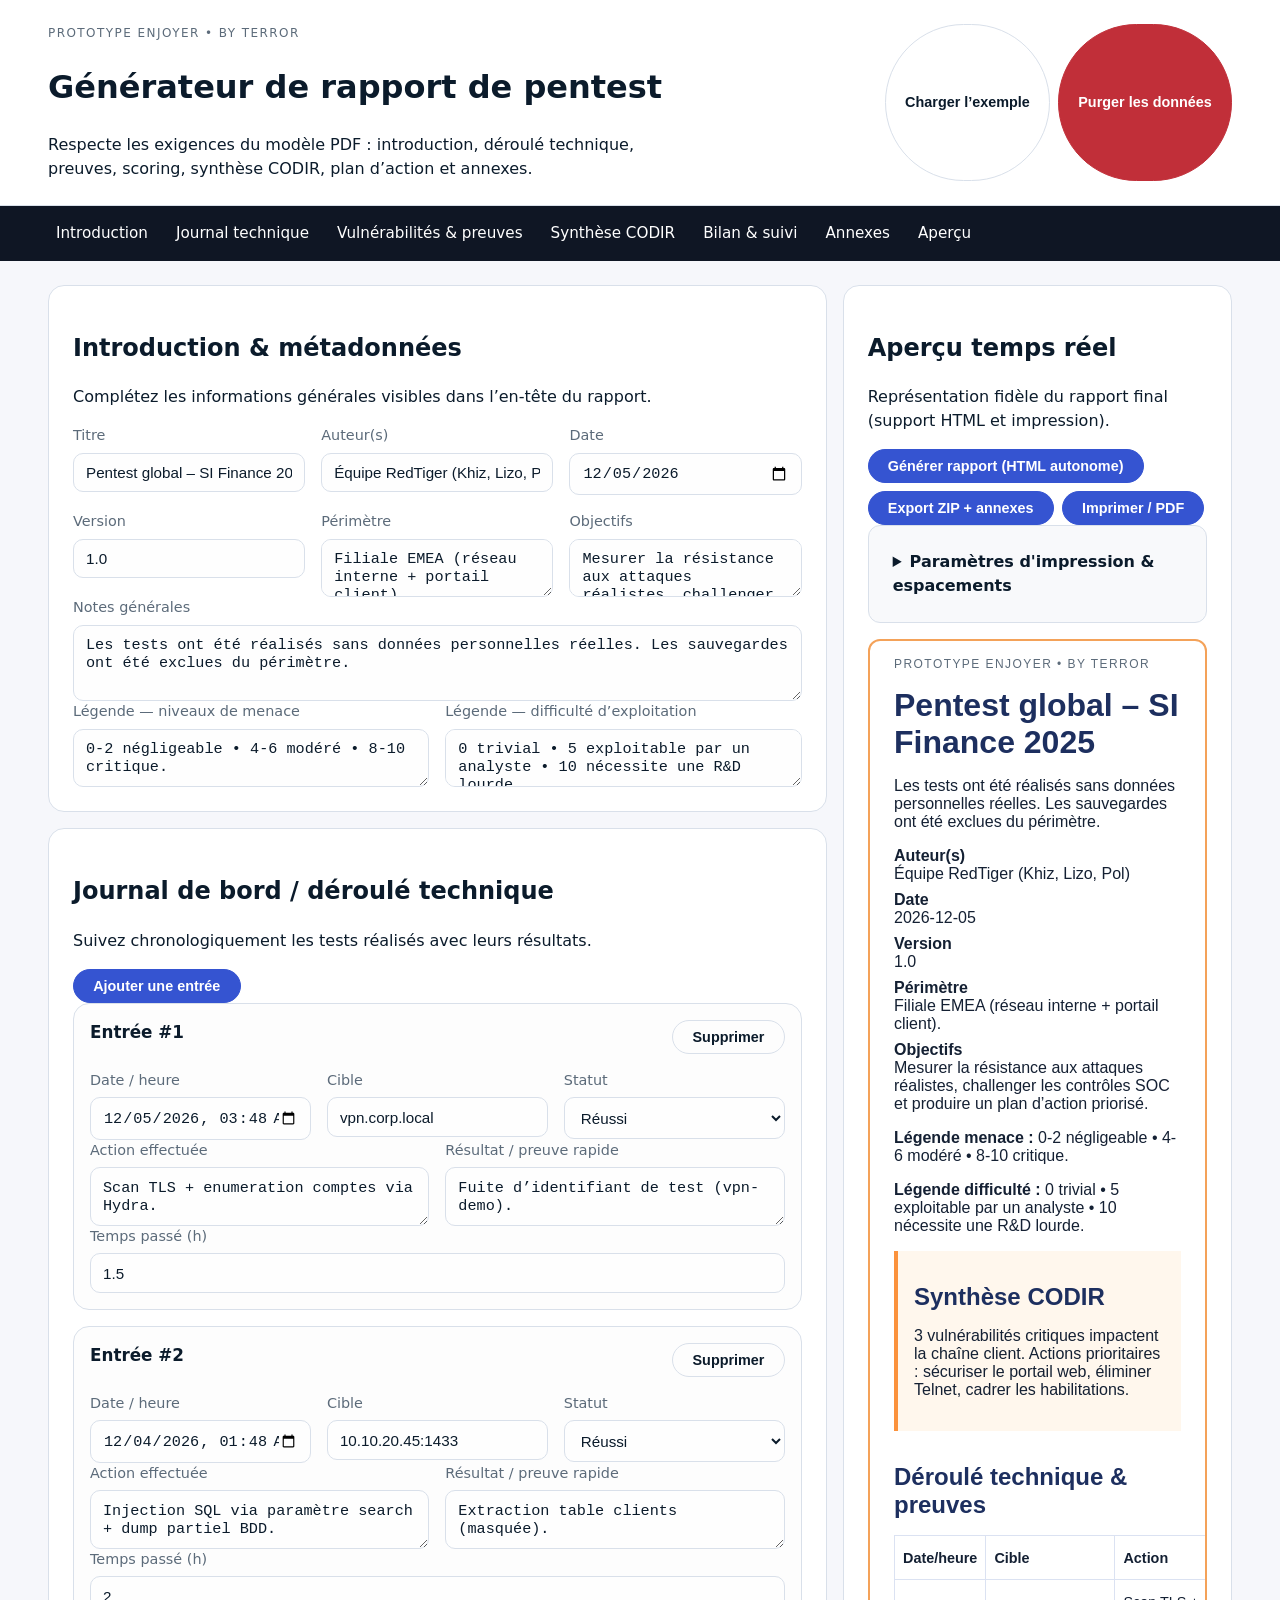
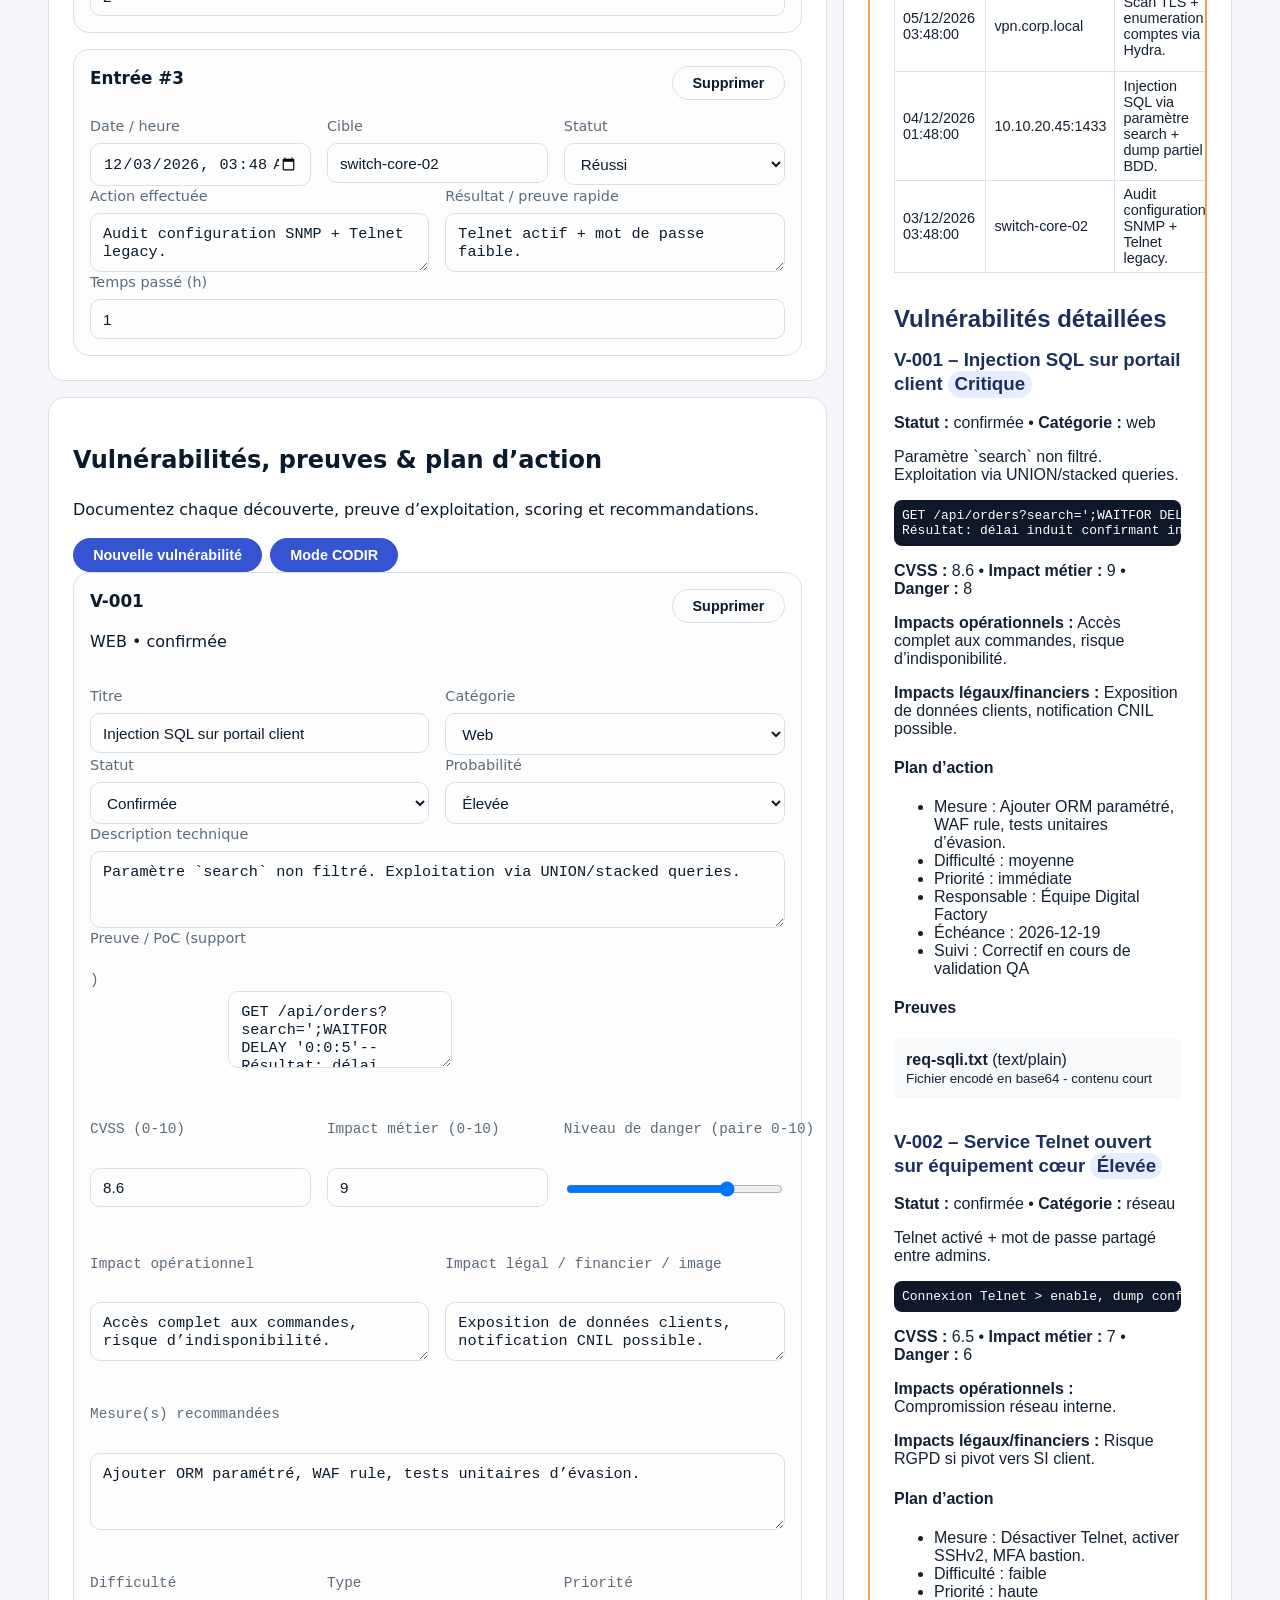
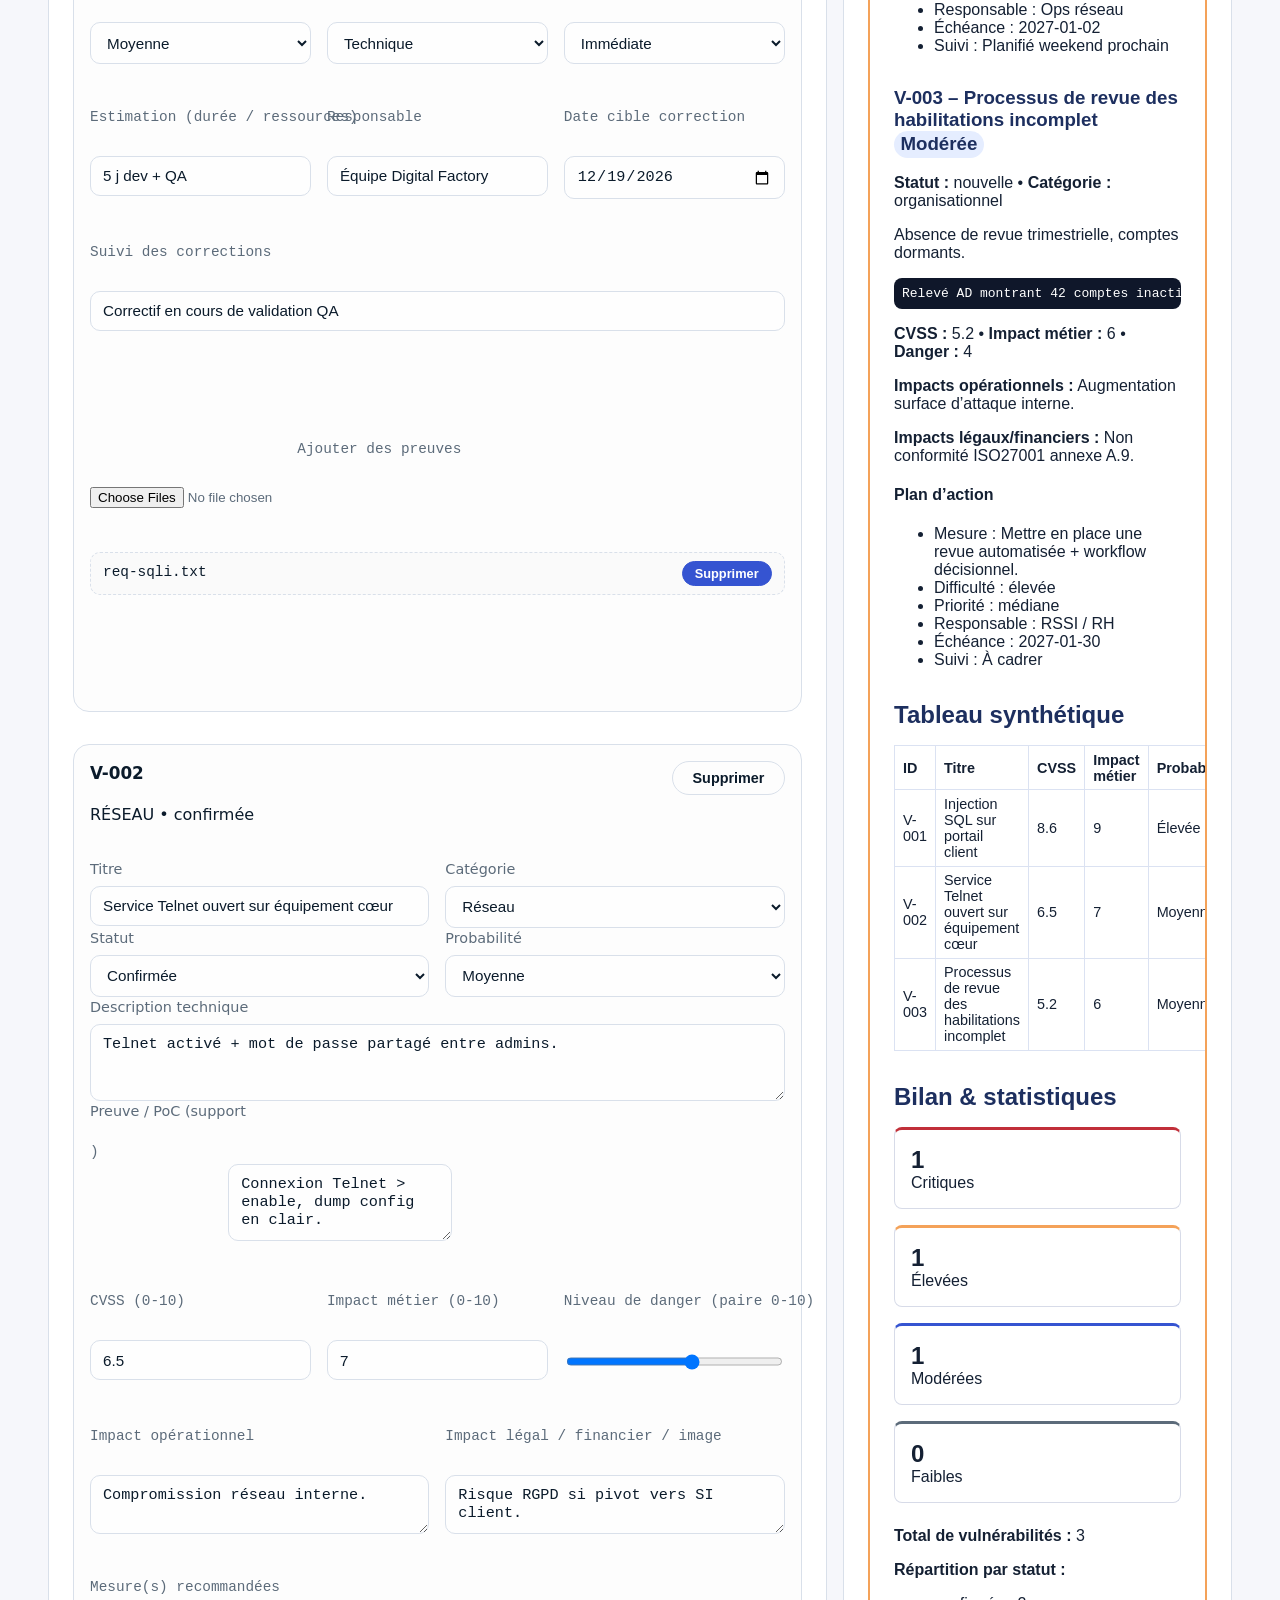
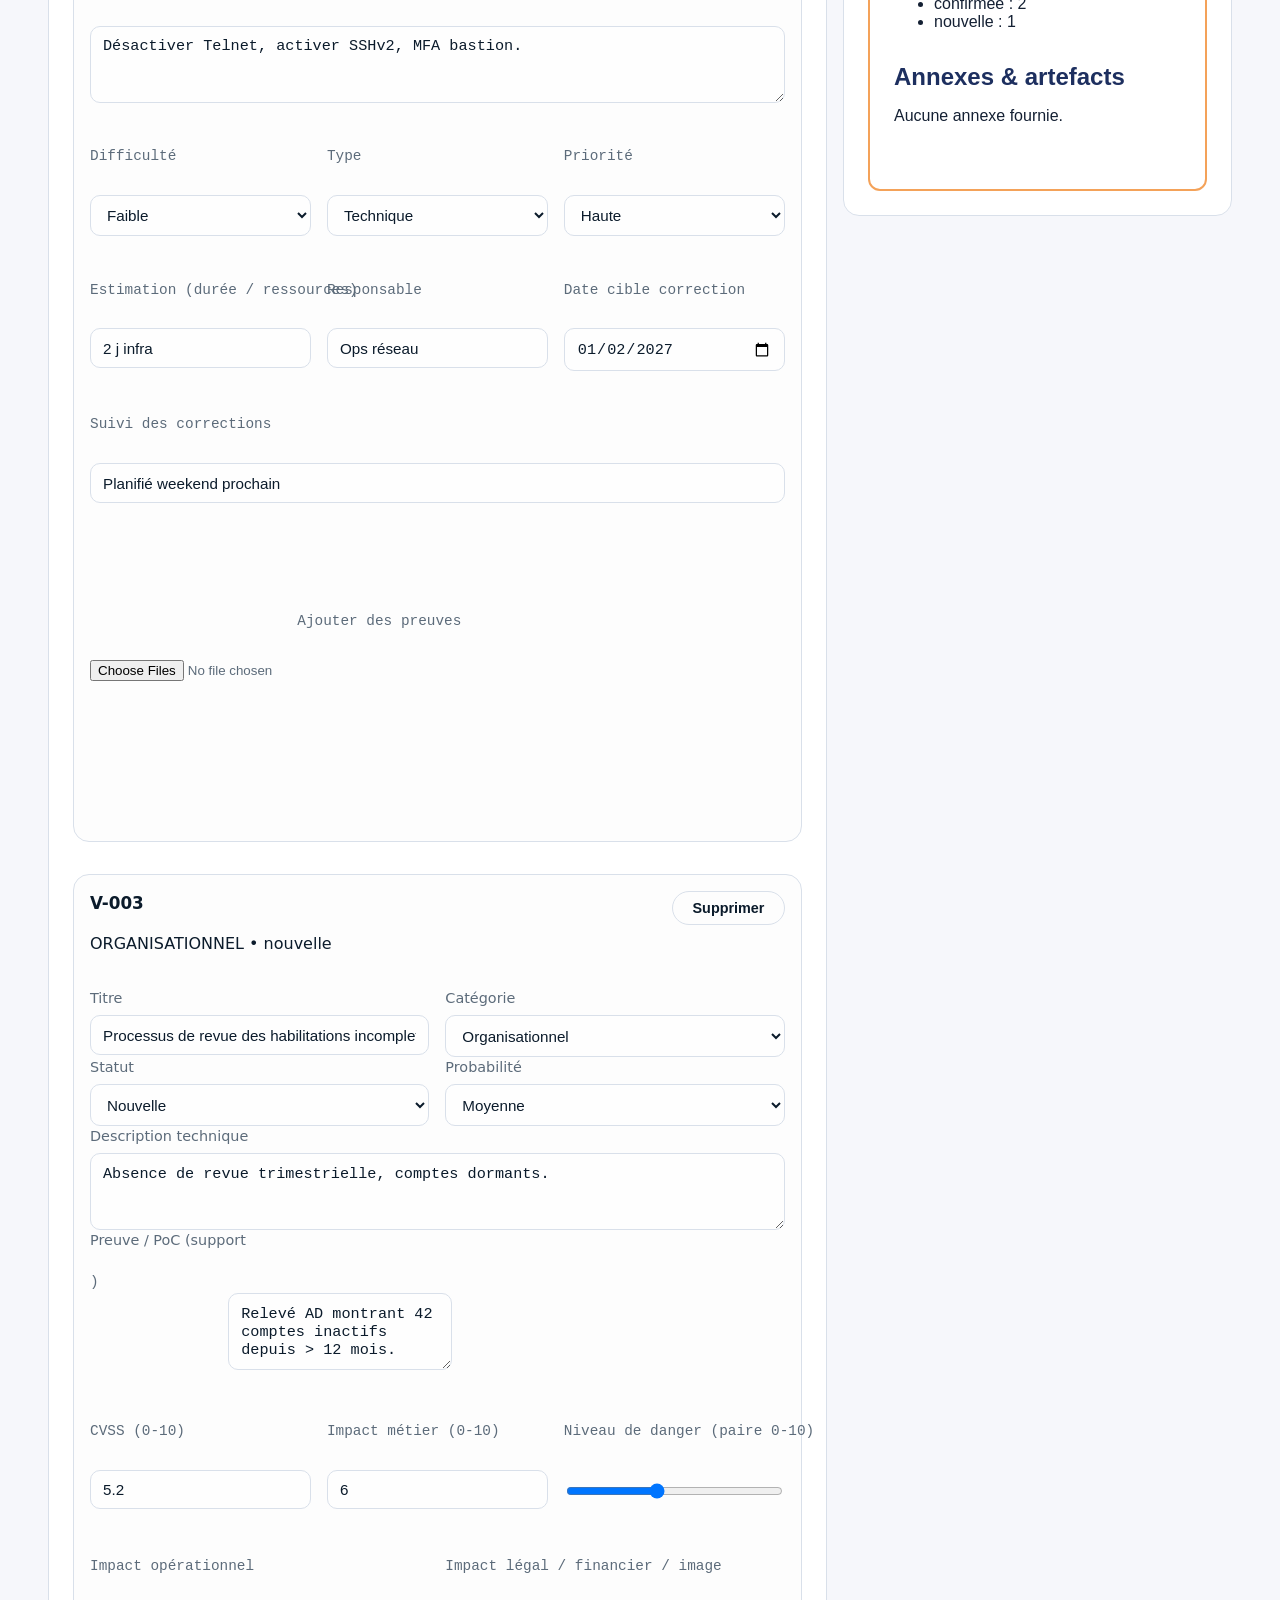
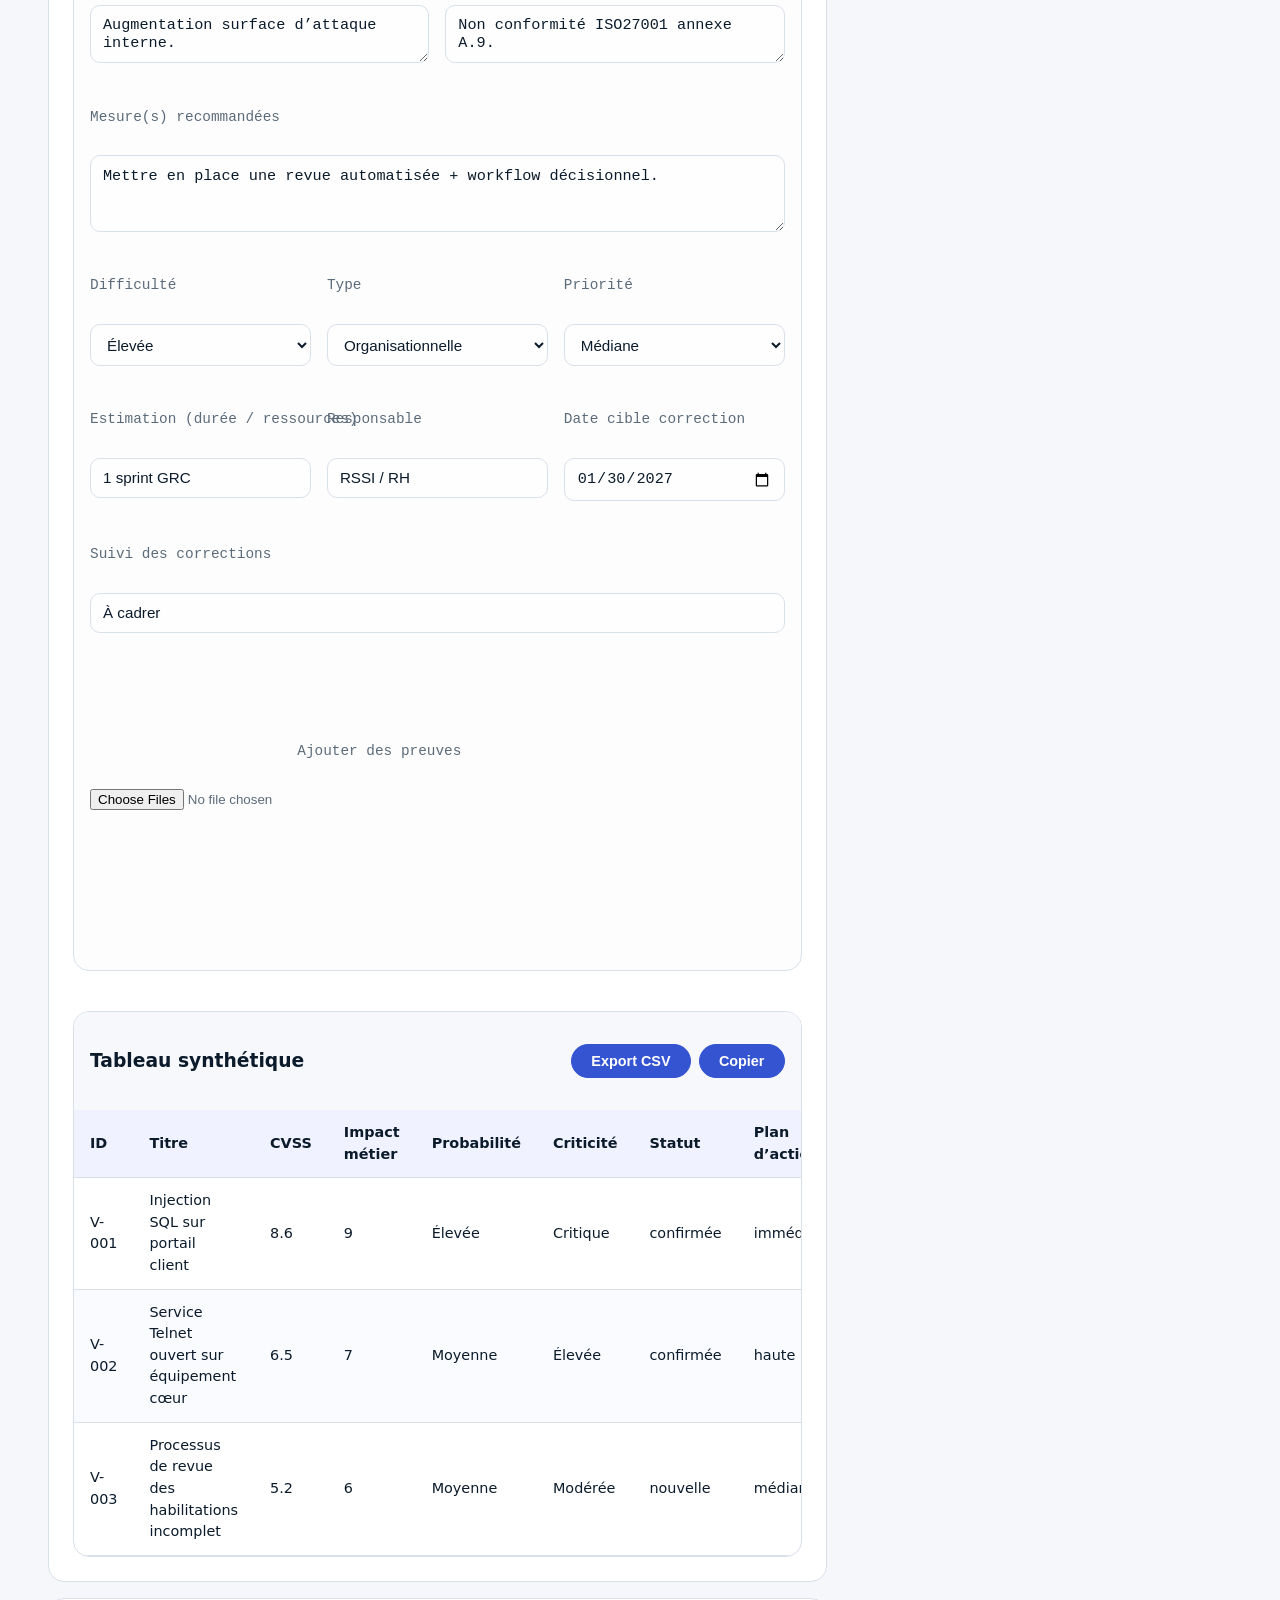
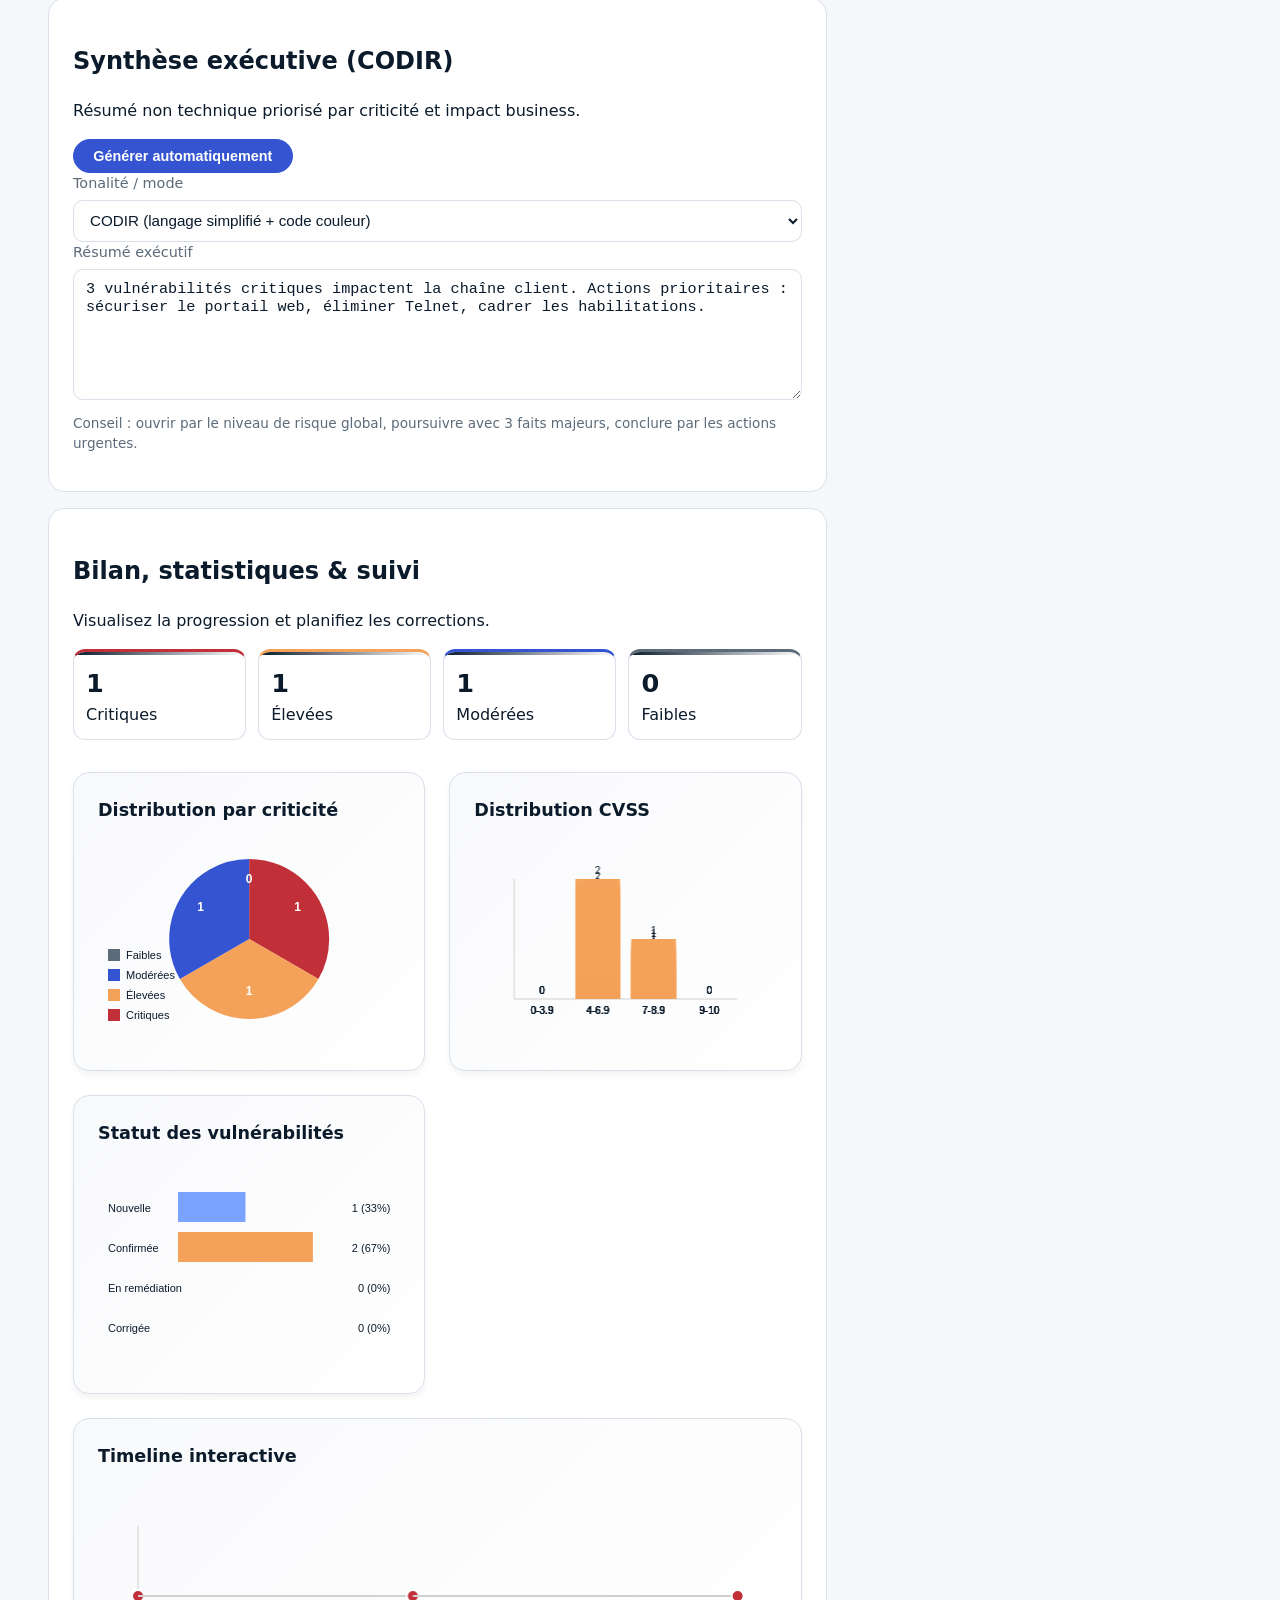
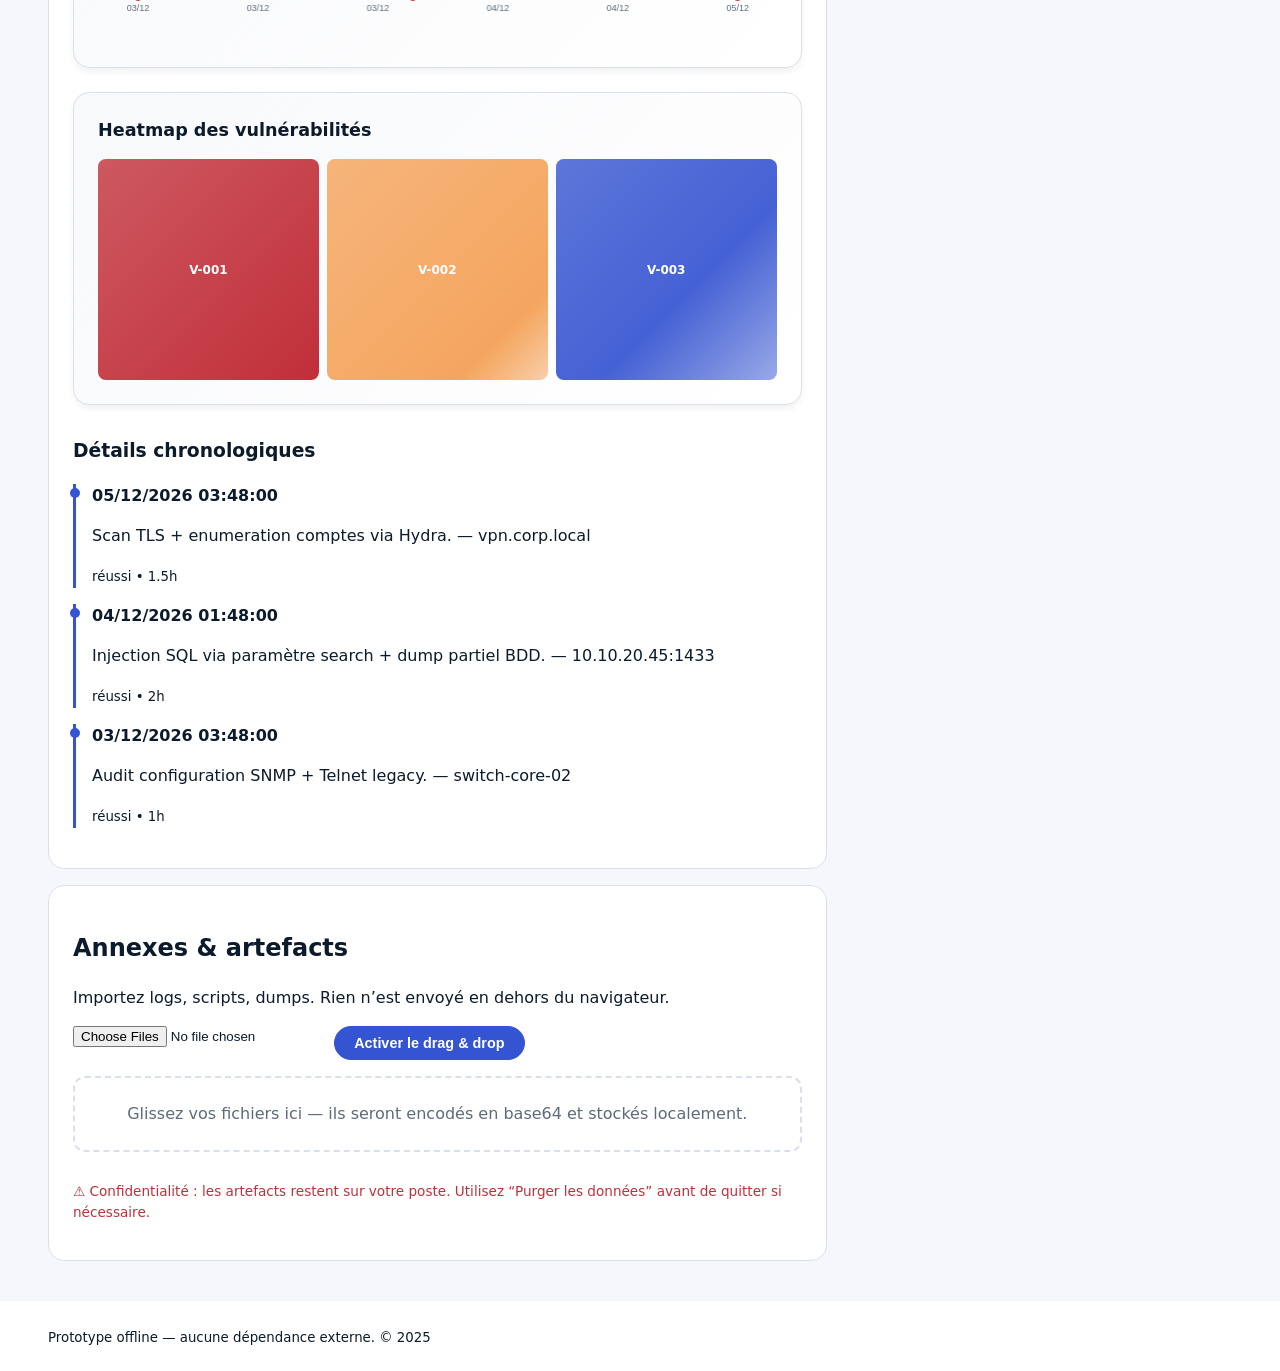
<file: pentest_rapport_generator (2)/pentest_rapport_generator/index.html>
<!DOCTYPE html>
<html lang="fr">
<head>
    <meta charset="UTF-8">
    <meta name="viewport" content="width=device-width, initial-scale=1">
    <title>Générateur de rapport de pentest</title>
    <link rel="stylesheet" href="style.css">
</head>
<body>
    <header class="app-header">
        <div>
            <p class="eyebrow">Prototype Enjoyer • by Terror</p>
            <h1>Générateur de rapport de pentest</h1>
            <p class="subtitle">Respecte les exigences du modèle PDF : introduction, déroulé technique, preuves, scoring, synthèse CODIR, plan d’action et annexes.</p>
        </div>
        <div class="header-actions">
            <button id="loadDemo" class="ghost-btn" aria-label="Charger les données de démonstration">Charger l’exemple</button>
            <button id="purgeData" class="danger-btn" aria-label="Supprimer toutes les données locales">Purger les données</button>
        </div>
    </header>

    <nav class="app-nav" aria-label="Sections du rapport">
        <a href="#introSection">Introduction</a>
        <a href="#journalSection">Journal technique</a>
        <a href="#vulnSection">Vulnérabilités & preuves</a>
        <a href="#synthesisSection">Synthèse CODIR</a>
        <a href="#bilanSection">Bilan & suivi</a>
        <a href="#annexSection">Annexes</a>
        <a href="#previewSection">Aperçu</a>
    </nav>

    <main class="app-grid">
        <section id="editorPanel">
            <form id="introSection" class="panel" aria-labelledby="introTitle">
                <header>
                    <h2 id="introTitle">Introduction & métadonnées</h2>
                    <p>Complétez les informations générales visibles dans l’en-tête du rapport.</p>
                </header>
                <div class="grid-2">
                    <label>Titre
                        <input type="text" data-model="intro.title" required>
                    </label>
                    <label>Auteur(s)
                        <input type="text" data-model="intro.authors" required>
                    </label>
                    <label>Date
                        <input type="date" data-model="intro.date">
                    </label>
                    <label>Version
                        <input type="text" data-model="intro.version">
                    </label>
                    <label>Périmètre
                        <textarea data-model="intro.scope" rows="2"></textarea>
                    </label>
                    <label>Objectifs
                        <textarea data-model="intro.objectives" rows="2"></textarea>
                    </label>
                </div>
                <label>Notes générales
                    <textarea data-model="intro.notes" rows="3"></textarea>
                </label>
                <div class="grid-2">
                    <label>Légende — niveaux de menace
                        <textarea data-model="intro.legendThreat" rows="2"></textarea>
                    </label>
                    <label>Légende — difficulté d’exploitation
                        <textarea data-model="intro.legendDifficulty" rows="2"></textarea>
                    </label>
                </div>
            </form>

            <section id="journalSection" class="panel" aria-labelledby="journalTitle">
                <header>
                    <div>
                        <h2 id="journalTitle">Journal de bord / déroulé technique</h2>
                        <p>Suivez chronologiquement les tests réalisés avec leurs résultats.</p>
                    </div>
                    <button type="button" id="addJournalEntry">Ajouter une entrée</button>
                </header>
                <div id="journalEntries" class="stacked-list" aria-live="polite"></div>
            </section>

            <section id="vulnSection" class="panel" aria-labelledby="vulnTitle">
                <header>
                    <div>
                        <h2 id="vulnTitle">Vulnérabilités, preuves & plan d’action</h2>
                        <p>Documentez chaque découverte, preuve d’exploitation, scoring et recommandations.</p>
                    </div>
                    <div class="header-actions">
                        <button type="button" id="addVulnerability">Nouvelle vulnérabilité</button>
                        <button type="button" id="toggleCodirMode">Mode CODIR</button>
                    </div>
                </header>
                <div id="vulnerabilityList" class="stacked-list" aria-live="polite"></div>
                <div class="table-wrapper">
                    <header class="table-header">
                        <h3>Tableau synthétique</h3>
                        <div class="header-actions">
                            <button type="button" id="exportCSV">Export CSV</button>
                            <button type="button" id="copySummary">Copier</button>
                        </div>
                    </header>
                    <table id="summaryTable">
                        <thead>
                            <tr>
                                <th data-sort="id">ID</th>
                                <th data-sort="title">Titre</th>
                                <th data-sort="cvss">CVSS</th>
                                <th data-sort="impact">Impact métier</th>
                                <th data-sort="likelihood">Probabilité</th>
                                <th data-sort="criticality">Criticité</th>
                                <th data-sort="status">Statut</th>
                                <th data-sort="plan">Plan d’action</th>
                            </tr>
                        </thead>
                        <tbody></tbody>
                    </table>
                </div>
            </section>

            <section id="synthesisSection" class="panel" aria-labelledby="synthesisTitle">
                <header>
                    <div>
                        <h2 id="synthesisTitle">Synthèse exécutive (CODIR)</h2>
                        <p>Résumé non technique priorisé par criticité et impact business.</p>
                    </div>
                    <button type="button" id="generateSynthesis">Générer automatiquement</button>
                </header>
                <label>Tonalité / mode
                    <select id="synthesisMode">
                        <option value="standard">Standard</option>
                        <option value="codir">CODIR (langage simplifié + code couleur)</option>
                    </select>
                </label>
                <label>Résumé exécutif
                    <textarea data-model="synthesis.executive" rows="6" aria-describedby="synthesisHelp"></textarea>
                </label>
                <p id="synthesisHelp" class="help-text">Conseil : ouvrir par le niveau de risque global, poursuivre avec 3 faits majeurs, conclure par les actions urgentes.</p>
            </section>

            <section id="bilanSection" class="panel" aria-labelledby="bilanTitle">
                <header>
                    <h2 id="bilanTitle">Bilan, statistiques & suivi</h2>
                    <p>Visualisez la progression et planifiez les corrections.</p>
                </header>
                <div class="stats-grid" id="statsCards" aria-live="polite"></div>
                <div class="charts-container">
                    <div class="chart-panel">
                        <h3>Distribution par criticité</h3>
                        <canvas id="criticityChart" width="400" height="200"></canvas>
                    </div>
                    <div class="chart-panel">
                        <h3>Distribution CVSS</h3>
                        <canvas id="cvssChart" width="400" height="200"></canvas>
                    </div>
                    <div class="chart-panel">
                        <h3>Statut des vulnérabilités</h3>
                        <canvas id="statusChart" width="400" height="200"></canvas>
                    </div>
                    <div class="chart-panel full-width">
                        <h3>Timeline interactive</h3>
                        <canvas id="timelineChart" width="800" height="150"></canvas>
                    </div>
                    <div class="chart-panel full-width">
                        <h3>Heatmap des vulnérabilités</h3>
                        <div id="heatmapContainer"></div>
                    </div>
                </div>
                <div class="timeline">
                    <h3>Détails chronologiques</h3>
                    <ul id="timelineList"></ul>
                </div>
            </section>

            <section id="annexSection" class="panel" aria-labelledby="annexTitle">
                <header>
                    <div>
                        <h2 id="annexTitle">Annexes & artefacts</h2>
                        <p>Importez logs, scripts, dumps. Rien n’est envoyé en dehors du navigateur.</p>
                    </div>
                    <div class="header-actions">
                        <input type="file" id="annexInput" multiple>
                        <button type="button" id="annexDropToggle">Activer le drag & drop</button>
                    </div>
                </header>
                <div id="annexDropZone" class="drop-zone" tabindex="0">
                    Glissez vos fichiers ici — ils seront encodés en base64 et stockés localement.
                </div>
                <ul id="annexList" class="attachments"></ul>
                <p class="confidentiality">⚠️ Confidentialité : les artefacts restent sur votre poste. Utilisez “Purger les données” avant de quitter si nécessaire.</p>
            </section>
        </section>

        <aside id="previewSection" class="panel preview-panel" aria-live="polite">
            <header>
                <div>
                    <h2>Aperçu temps réel</h2>
                    <p>Représentation fidèle du rapport final (support HTML et impression).</p>
                </div>
                <div class="header-actions">
                    <button type="button" id="exportStandalone">Générer rapport (HTML autonome)</button>
                    <button type="button" id="exportZip">Export ZIP + annexes</button>
                    <button type="button" id="printReport">Imprimer / PDF</button>
                </div>
            </header>
            <div class="print-settings">
                <details>
                    <summary>Paramètres d'impression & espacements</summary>
                    <div class="settings-grid">
                        <label>Marge haut (mm)
                            <input type="number" id="marginTop" value="20" min="0" max="50" step="1">
                        </label>
                        <label>Marge bas (mm)
                            <input type="number" id="marginBottom" value="20" min="0" max="50" step="1">
                        </label>
                        <label>Marge gauche (mm)
                            <input type="number" id="marginLeft" value="20" min="0" max="50" step="1">
                        </label>
                        <label>Marge droite (mm)
                            <input type="number" id="marginRight" value="20" min="0" max="50" step="1">
                        </label>
                        <label>Espacement entre sections (rem)
                            <input type="number" id="sectionSpacing" value="2" min="0" max="10" step="0.5">
                        </label>
                        <label>Espacement après titre (rem)
                            <input type="number" id="titleSpacing" value="1" min="0" max="5" step="0.25">
                        </label>
                        <label>Saut de page avant section
                            <select id="pageBreakBefore">
                                <option value="auto">Automatique</option>
                                <option value="always">Toujours</option>
                                <option value="avoid">Éviter</option>
                            </select>
                        </label>
                        <label>Hauteur min. avant saut (rem)
                            <input type="number" id="orphanControl" value="3" min="0" max="10" step="0.5">
                        </label>
                    </div>
                </details>
            </div>
            <iframe title="Prévisualisation du rapport" id="previewFrame"></iframe>
        </aside>
    </main>

    <footer class="app-footer">
        <small>Prototype offline — aucune dépendance externe. © 2025</small>
    </footer>

    <template id="journalTemplate">
        <article class="card journal-card">
            <div class="card-header">
                <strong class="entry-label"></strong>
                <button type="button" class="ghost-btn remove-entry">Supprimer</button>
            </div>
            <div class="grid-3">
                <label>Date / heure
                    <input type="datetime-local" data-field="timestamp">
                </label>
                <label>Cible
                    <input type="text" data-field="target">
                </label>
                <label>Statut
                    <select data-field="status">
                        <option value="réussi">Réussi</option>
                        <option value="échoué">Échoué</option>
                        <option value="en cours">En cours</option>
                    </select>
                </label>
            </div>
            <div class="grid-2">
                <label>Action effectuée
                    <textarea rows="2" data-field="action"></textarea>
                </label>
                <label>Résultat / preuve rapide
                    <textarea rows="2" data-field="result"></textarea>
                </label>
            </div>
            <label>Temps passé (h)
                <input type="number" step="0.25" min="0" data-field="duration">
            </label>
        </article>
    </template>

    <template id="vulnTemplate">
        <article class="card vuln-card">
            <header class="card-header">
                <div>
                    <strong class="vuln-title-label"></strong>
                    <p class="vuln-meta"></p>
                </div>
                <button type="button" class="ghost-btn remove-vuln">Supprimer</button>
            </header>
            <div class="grid-2">
                <label>Titre
                    <input type="text" data-field="title" required>
                </label>
                <label>Catégorie
                    <select data-field="category">
                        <option value="web">Web</option>
                        <option value="réseau">Réseau</option>
                        <option value="organisationnel">Organisationnel</option>
                        <option value="cloud">Cloud</option>
                    </select>
                </label>
            </div>
            <div class="grid-2">
                <label>Statut
                    <select data-field="status">
                        <option value="nouvelle">Nouvelle</option>
                        <option value="confirmée">Confirmée</option>
                        <option value="en remediation">En remédiation</option>
                        <option value="corrigée">Corrigée</option>
                    </select>
                </label>
                <label>Probabilité
                    <select data-field="likelihood">
                        <option value="Faible">Faible</option>
                        <option value="Moyenne">Moyenne</option>
                        <option value="Élevée">Élevée</option>
                    </select>
                </label>
            </div>
            <label>Description technique
                <textarea rows="3" data-field="description"></textarea>
            </label>
            <label>Preuve / PoC (support <pre><code>)
                <textarea rows="3" data-field="poc"></textarea>
            </label>
            <div class="grid-3">
                <label>CVSS (0-10)
                    <input type="number" step="0.1" min="0" max="10" data-field="cvss">
                </label>
                <label>Impact métier (0-10)
                    <input type="number" step="1" min="0" max="10" data-field="businessImpact.overall">
                </label>
                <label>Niveau de danger (paire 0-10)
                    <input type="range" min="0" max="10" step="2" data-field="dangerLevel">
                </label>
            </div>
            <div class="grid-2">
                <label>Impact opérationnel
                    <textarea rows="2" data-field="businessImpact.operational"></textarea>
                </label>
                <label>Impact légal / financier / image
                    <textarea rows="2" data-field="businessImpact.legal"></textarea>
                </label>
            </div>
            <label>Mesure(s) recommandées
                <textarea rows="3" data-field="remediation.measure"></textarea>
            </label>
            <div class="grid-3">
                <label>Difficulté
                    <select data-field="remediation.difficulty">
                        <option value="faible">Faible</option>
                        <option value="moyenne">Moyenne</option>
                        <option value="élevée">Élevée</option>
                    </select>
                </label>
                <label>Type
                    <select data-field="remediation.type">
                        <option value="technique">Technique</option>
                        <option value="organisationnelle">Organisationnelle</option>
                        <option value="processus">Processus</option>
                    </select>
                </label>
                <label>Priorité
                    <select data-field="remediation.priority">
                        <option value="immédiate">Immédiate</option>
                        <option value="haute">Haute</option>
                        <option value="médiane">Médiane</option>
                        <option value="planifiée">Planifiée</option>
                    </select>
                </label>
            </div>
            <div class="grid-3">
                <label>Estimation (durée / ressources)
                    <input type="text" data-field="remediation.estimate">
                </label>
                <label>Responsable
                    <input type="text" data-field="remediation.owner">
                </label>
                <label>Date cible correction
                    <input type="date" data-field="remediation.dueDate">
                </label>
            </div>
            <label>Suivi des corrections
                <input type="text" data-field="remediation.status" placeholder="ex : Patch déployé sur préproduction">
            </label>
            <div class="evidence-block">
                <div class="header-actions">
                    <label class="file-label">
                        Ajouter des preuves
                        <input type="file" data-evidence-upload multiple>
                    </label>
                </div>
                <ul class="attachments evidence-list"></ul>
            </div>
        </article>
    </template>

    <script src="app.js" defer></script>
</body>
</html>
</file>
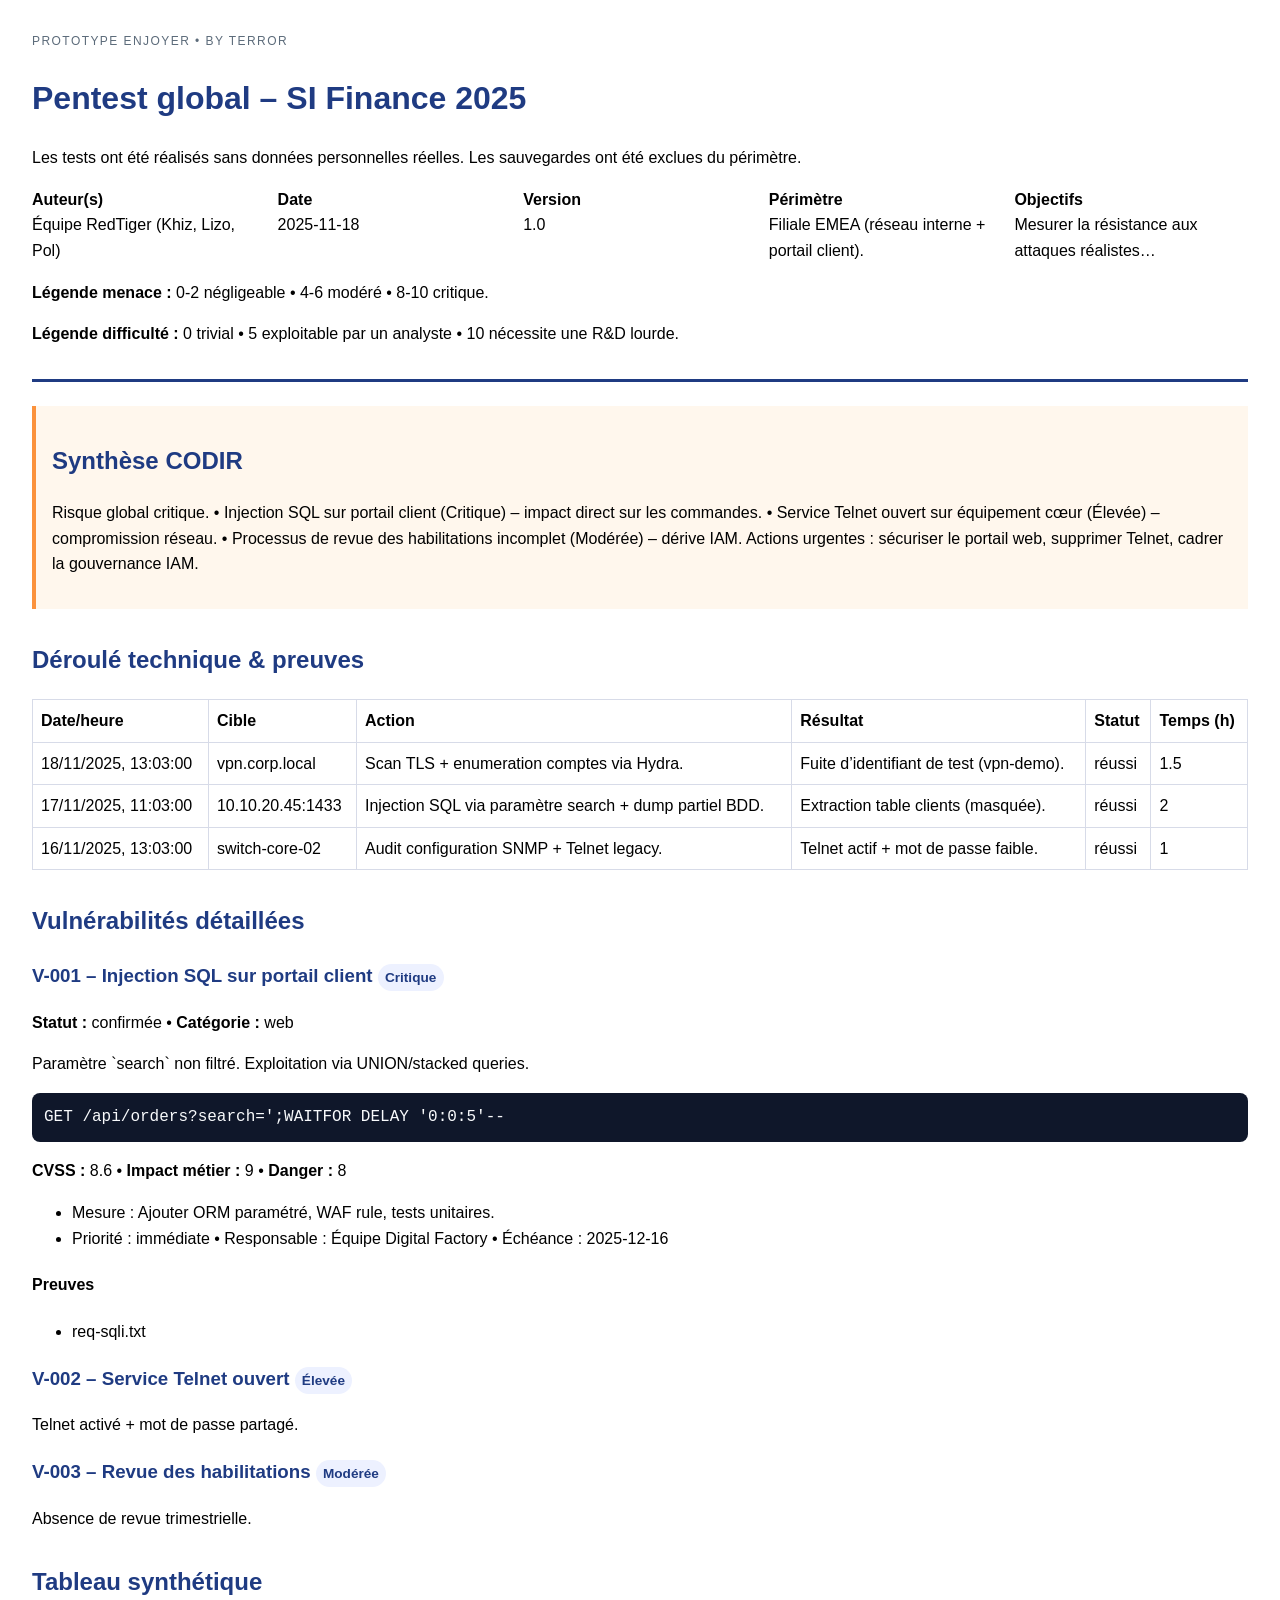
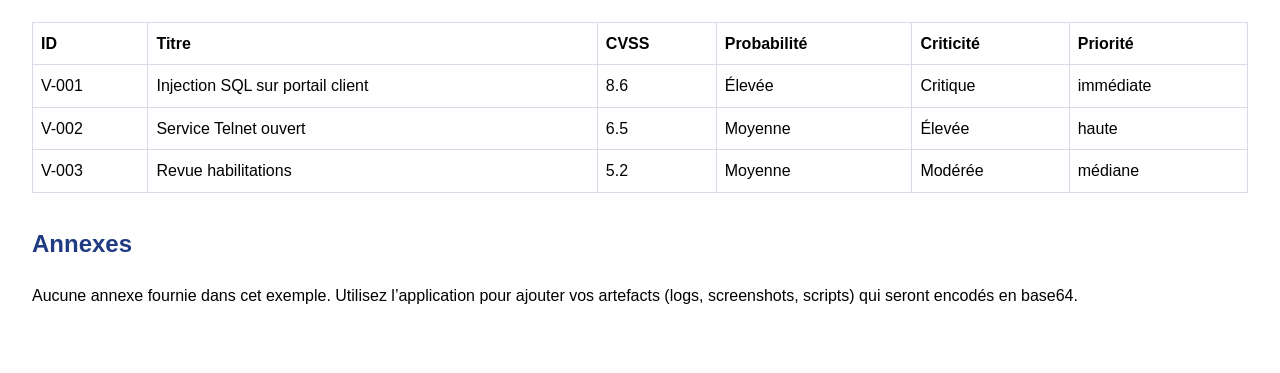
<file: pentest_rapport_generator (2)/pentest_rapport_generator/exported_report_example.html>
<!DOCTYPE html>
<html lang="fr">
<head>
<meta charset="UTF-8">
<title>Pentest global – SI Finance 2025 — Rapport de pentest</title>
<style>
body { font-family: "Segoe UI", Arial, sans-serif; margin: 0; padding: 2rem; line-height: 1.6; }
header { border-bottom: 3px solid #1f3b82; margin-bottom: 1.5rem; padding-bottom: 1rem; }
h1, h2, h3 { color: #1f3b82; }
section { margin-bottom: 2rem; }
table { width: 100%; border-collapse: collapse; margin-top: 0.5rem; }
th, td { border: 1px solid #d7dbe8; padding: 0.5rem; text-align: left; }
.badge { display: inline-flex; align-items: center; padding: 0.15rem 0.45rem; border-radius: 999px; background: #edf1ff; color: #1f3b82; font-size: 0.85rem; }
pre { background: #0f172a; color: #f8fafc; padding: 0.75rem; border-radius: 8px; overflow-x: auto; }
code { font-family: "JetBrains Mono", "Fira Code", monospace; }
.codir { background: #fff7ed; border-left: 4px solid #fb923c; padding: 1rem; }
.annexe { border: 1px dashed #cbd5f5; border-radius: 8px; padding: 0.75rem; margin-bottom: 0.5rem; }
.meta { display: grid; grid-template-columns: repeat(auto-fit, minmax(180px, 1fr)); gap: 0.75rem; }
</style>
</head>
<body>
<header>
    <p style="text-transform: uppercase; letter-spacing: 0.12em; font-size: 0.75rem; color: #5c6b7a; margin: 0 0 0.25rem;">Prototype Enjoyer • by Terror</p>
    <h1>Pentest global – SI Finance 2025</h1>
    <p>Les tests ont été réalisés sans données personnelles réelles. Les sauvegardes ont été exclues du périmètre.</p>
    <div class="meta">
        <div><strong>Auteur(s)</strong><br>Équipe RedTiger (Khiz, Lizo, Pol)</div>
        <div><strong>Date</strong><br>2025-11-18</div>
        <div><strong>Version</strong><br>1.0</div>
        <div><strong>Périmètre</strong><br>Filiale EMEA (réseau interne + portail client).</div>
        <div><strong>Objectifs</strong><br>Mesurer la résistance aux attaques réalistes…</div>
    </div>
    <p><strong>Légende menace :</strong> 0-2 négligeable • 4-6 modéré • 8-10 critique.</p>
    <p><strong>Légende difficulté :</strong> 0 trivial • 5 exploitable par un analyste • 10 nécessite une R&D lourde.</p>
</header>

<section class="codir">
    <h2>Synthèse CODIR</h2>
    <p>Risque global critique. • Injection SQL sur portail client (Critique) – impact direct sur les commandes. • Service Telnet ouvert sur équipement cœur (Élevée) – compromission réseau. • Processus de revue des habilitations incomplet (Modérée) – dérive IAM. Actions urgentes : sécuriser le portail web, supprimer Telnet, cadrer la gouvernance IAM.</p>
</section>

<section>
    <h2>Déroulé technique & preuves</h2>
    <table>
        <thead><tr><th>Date/heure</th><th>Cible</th><th>Action</th><th>Résultat</th><th>Statut</th><th>Temps (h)</th></tr></thead>
        <tbody>
            <tr><td>18/11/2025, 13:03:00</td><td>vpn.corp.local</td><td>Scan TLS + enumeration comptes via Hydra.</td><td>Fuite d’identifiant de test (vpn-demo).</td><td>réussi</td><td>1.5</td></tr>
            <tr><td>17/11/2025, 11:03:00</td><td>10.10.20.45:1433</td><td>Injection SQL via paramètre search + dump partiel BDD.</td><td>Extraction table clients (masquée).</td><td>réussi</td><td>2</td></tr>
            <tr><td>16/11/2025, 13:03:00</td><td>switch-core-02</td><td>Audit configuration SNMP + Telnet legacy.</td><td>Telnet actif + mot de passe faible.</td><td>réussi</td><td>1</td></tr>
        </tbody>
    </table>
</section>

<section>
    <h2>Vulnérabilités détaillées</h2>
    <article>
        <h3>V-001 – Injection SQL sur portail client <span class="badge">Critique</span></h3>
        <p><strong>Statut :</strong> confirmée • <strong>Catégorie :</strong> web</p>
        <p>Paramètre `search` non filtré. Exploitation via UNION/stacked queries.</p>
        <pre><code>GET /api/orders?search=';WAITFOR DELAY '0:0:5'--</code></pre>
        <p><strong>CVSS :</strong> 8.6 • <strong>Impact métier :</strong> 9 • <strong>Danger :</strong> 8</p>
        <ul>
            <li>Mesure : Ajouter ORM paramétré, WAF rule, tests unitaires.</li>
            <li>Priorité : immédiate • Responsable : Équipe Digital Factory • Échéance : 2025-12-16</li>
        </ul>
        <h4>Preuves</h4>
        <ul><li>req-sqli.txt</li></ul>
    </article>
    <article>
        <h3>V-002 – Service Telnet ouvert <span class="badge">Élevée</span></h3>
        <p>Telnet activé + mot de passe partagé.</p>
    </article>
    <article>
        <h3>V-003 – Revue des habilitations <span class="badge">Modérée</span></h3>
        <p>Absence de revue trimestrielle.</p>
    </article>
</section>

<section>
    <h2>Tableau synthétique</h2>
    <table>
        <thead><tr><th>ID</th><th>Titre</th><th>CVSS</th><th>Probabilité</th><th>Criticité</th><th>Priorité</th></tr></thead>
        <tbody>
            <tr><td>V-001</td><td>Injection SQL sur portail client</td><td>8.6</td><td>Élevée</td><td>Critique</td><td>immédiate</td></tr>
            <tr><td>V-002</td><td>Service Telnet ouvert</td><td>6.5</td><td>Moyenne</td><td>Élevée</td><td>haute</td></tr>
            <tr><td>V-003</td><td>Revue habilitations</td><td>5.2</td><td>Moyenne</td><td>Modérée</td><td>médiane</td></tr>
        </tbody>
    </table>
</section>

<section>
    <h2>Annexes</h2>
    <p>Aucune annexe fournie dans cet exemple. Utilisez l’application pour ajouter vos artefacts (logs, screenshots, scripts) qui seront encodés en base64.</p>
</section>
</body>
</html>
</file>
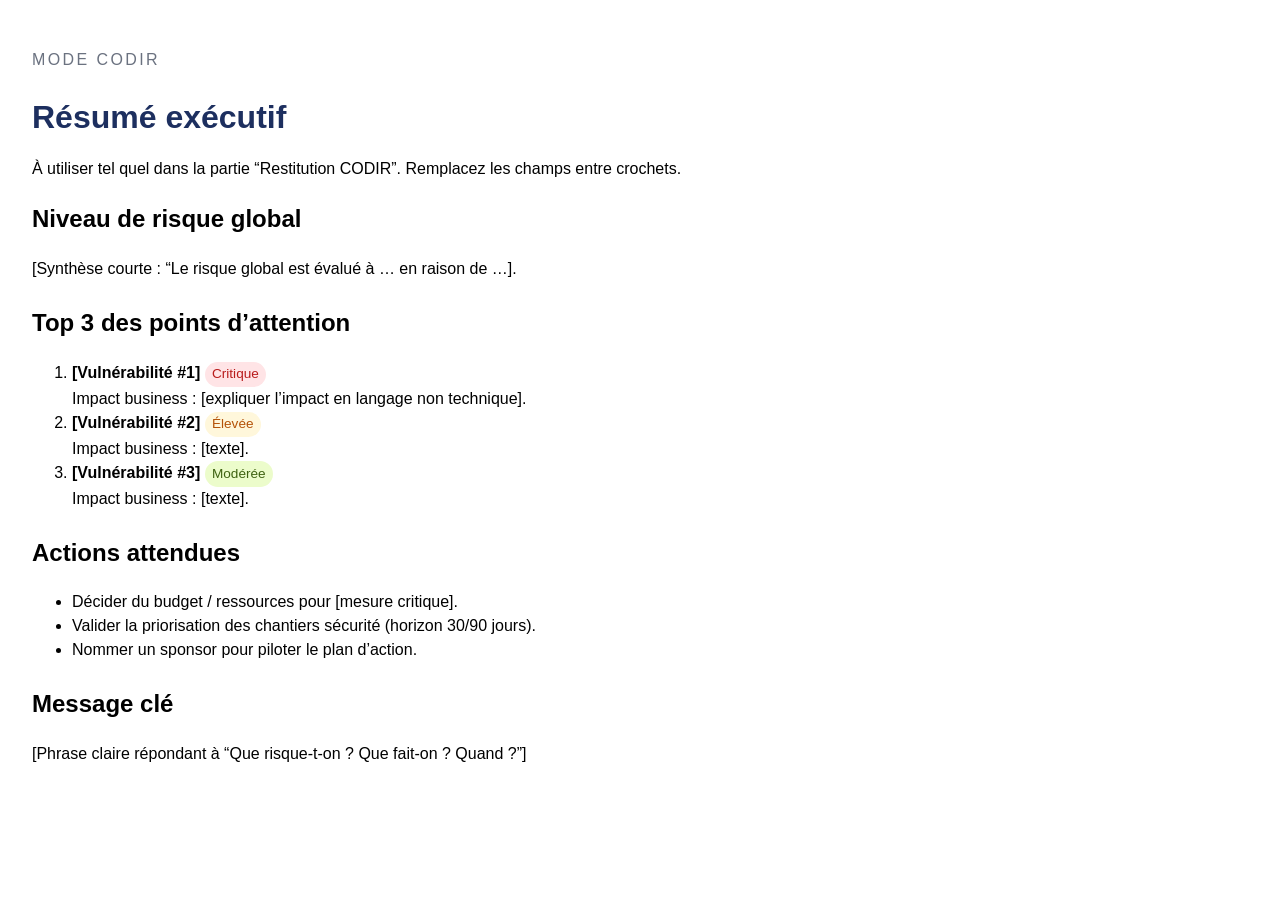
<file: pentest_rapport_generator (2)/pentest_rapport_generator/templates/template-executive.html>
<!DOCTYPE html>
<html lang="fr">
<head>
    <meta charset="UTF-8">
    <title>Template Synthèse CODIR</title>
    <style>
        body { font-family: "Segoe UI", Arial, sans-serif; margin: 0; padding: 2rem; line-height: 1.5; }
        h1 { margin-bottom: 0.5rem; color: #1d2f5f; }
        section { margin-bottom: 1.5rem; }
        .badge { display: inline-flex; align-items: center; padding: 0.15rem 0.45rem; border-radius: 999px; font-size: 0.85rem; }
        .badge--critical { background: #ffe4e6; color: #b91c1c; }
        .badge--high { background: #fff7db; color: #b45309; }
        .badge--medium { background: #ecfccb; color: #3f6212; }
        .badge--low { background: #e0f2fe; color: #0f52ba; }
    </style>
</head>
<body>
    <header>
        <p style="text-transform: uppercase; letter-spacing: 0.15em; color:#6b7280;">Mode CODIR</p>
        <h1>Résumé exécutif</h1>
        <p>À utiliser tel quel dans la partie “Restitution CODIR”. Remplacez les champs entre crochets.</p>
    </header>

    <section>
        <h2>Niveau de risque global</h2>
        <p>[Synthèse courte : “Le risque global est évalué à … en raison de …].</p>
    </section>

    <section>
        <h2>Top 3 des points d’attention</h2>
        <ol>
            <li>
                <strong>[Vulnérabilité #1]</strong>
                <span class="badge badge--critical">Critique</span><br>
                Impact business : [expliquer l’impact en langage non technique].
            </li>
            <li>
                <strong>[Vulnérabilité #2]</strong>
                <span class="badge badge--high">Élevée</span><br>
                Impact business : [texte].
            </li>
            <li>
                <strong>[Vulnérabilité #3]</strong>
                <span class="badge badge--medium">Modérée</span><br>
                Impact business : [texte].
            </li>
        </ol>
    </section>

    <section>
        <h2>Actions attendues</h2>
        <ul>
            <li>Décider du budget / ressources pour [mesure critique].</li>
            <li>Valider la priorisation des chantiers sécurité (horizon 30/90 jours).</li>
            <li>Nommer un sponsor pour piloter le plan d’action.</li>
        </ul>
    </section>

    <section>
        <h2>Message clé</h2>
        <p>[Phrase claire répondant à “Que risque-t-on ? Que fait-on ? Quand ?”]</p>
    </section>
</body>
</html>
</file>
<file: pentest_rapport_generator (2)/pentest_rapport_generator/style.css>
:root {
    color-scheme: light dark;
    --bg: #f6f7fb;
    --panel: #ffffff;
    --text: #0b1b2b;
    --muted: #5c6b7a;
    --primary: #3554d1;
    --primary-strong: #2337a5;
    --danger: #c12f39;
    --border: #d9e0ea;
    --success: #0f9d58;
    --warning: #f4a259;
    --codir-bg: #fdf3e7;
    --codir-border: #f2c196;
}

* {
    box-sizing: border-box;
}

body {
    margin: 0;
    font-family: "Segoe UI", "Inter", system-ui, -apple-system, sans-serif;
    background: var(--bg);
    color: var(--text);
    line-height: 1.5;
}

.app-header, .app-footer {
    padding: 1.5rem clamp(1rem, 4vw, 3rem);
    background: var(--panel);
    border-bottom: 1px solid var(--border);
}

.app-header {
    display: flex;
    flex-wrap: wrap;
    justify-content: space-between;
    gap: 1rem;
}

.eyebrow {
    text-transform: uppercase;
    letter-spacing: 0.12em;
    font-size: 0.75rem;
    color: var(--muted);
    margin: 0 0 0.25rem;
}

.subtitle {
    margin: 0.25rem 0 0;
    max-width: 60ch;
}

.header-actions {
    display: flex;
    gap: 0.5rem;
    flex-wrap: wrap;
}

.app-nav {
    display: flex;
    gap: 0.75rem;
    overflow-x: auto;
    padding: 0.75rem clamp(1rem, 4vw, 3rem);
    background: #0f1624;
}

.app-nav a {
    color: white;
    text-decoration: none;
    font-size: 0.95rem;
    padding: 0.25rem 0.5rem;
    white-space: nowrap;
}

.app-grid {
    display: grid;
    grid-template-columns: minmax(0, 2fr) minmax(320px, 1fr);
    gap: 1rem;
    padding: 1.5rem clamp(1rem, 4vw, 3rem);
}

.panel {
    background: var(--panel);
    border: 1px solid var(--border);
    border-radius: 16px;
    padding: 1.5rem;
    margin-bottom: 1rem;
    transition: transform 0.2s ease, box-shadow 0.2s ease;
    animation: fadeIn 0.4s ease-out;
}

@keyframes fadeIn {
    from {
        opacity: 0;
        transform: translateY(10px);
    }
    to {
        opacity: 1;
        transform: translateY(0);
    }
}

.panel:hover {
    box-shadow: 0 4px 12px rgba(0, 0, 0, 0.08);
}

#editorPanel {
    max-width: 960px;
}

.preview-panel {
    position: sticky;
    top: 1rem;
    height: fit-content;
}

label {
    display: flex;
    flex-direction: column;
    gap: 0.35rem;
    font-size: 0.9rem;
    color: var(--muted);
}

input[type="text"],
input[type="date"],
input[type="number"],
input[type="datetime-local"],
input[type="range"],
select,
textarea {
    border: 1px solid var(--border);
    border-radius: 10px;
    padding: 0.65rem 0.75rem;
    font-size: 0.95rem;
    color: #0b1b2b;
    background: #fefefe;
}

textarea {
    resize: vertical;
}

button,
.ghost-btn,
.danger-btn {
    border-radius: 999px;
    border: none;
    padding: 0.5rem 1.2rem;
    font-weight: 600;
    font-size: 0.9rem;
    cursor: pointer;
    transition: all 0.2s cubic-bezier(0.4, 0, 0.2, 1);
    position: relative;
    overflow: hidden;
}

button::before,
.ghost-btn::before,
.danger-btn::before {
    content: '';
    position: absolute;
    top: 50%;
    left: 50%;
    width: 0;
    height: 0;
    border-radius: 50%;
    background: rgba(255, 255, 255, 0.3);
    transform: translate(-50%, -50%);
    transition: width 0.6s, height 0.6s;
}

button:active::before,
.ghost-btn:active::before,
.danger-btn:active::before {
    width: 300px;
    height: 300px;
}

button {
    background: var(--primary);
    color: white;
    border: 1px solid var(--primary);
}

button:hover,
.ghost-btn:hover,
.danger-btn:hover {
    transform: translateY(-1px);
    box-shadow: 0 8px 12px rgba(23, 31, 77, 0.15);
}

.ghost-btn {
    background: transparent;
    border: 1px solid var(--border);
    color: var(--text);
}

.danger-btn {
    background: var(--danger);
    border: 1px solid var(--danger);
    color: white;
}

.grid-2,
.grid-3 {
    display: grid;
    gap: 1rem;
}

.grid-2 {
    grid-template-columns: repeat(auto-fit, minmax(220px, 1fr));
}

.grid-3 {
    grid-template-columns: repeat(auto-fit, minmax(180px, 1fr));
}

.stacked-list {
    display: flex;
    flex-direction: column;
    gap: 1rem;
}

.card {
    border: 1px solid var(--border);
    border-radius: 16px;
    padding: 1rem;
    background: #fdfdfd;
    color: #0b1b2b;
}

.card label {
    color: #5c6b7a;
}

.card-header {
    display: flex;
    justify-content: space-between;
    gap: 1rem;
    align-items: flex-start;
    margin-bottom: 1rem;
}

.journal-card strong,
.vuln-card strong {
    font-size: 1.05rem;
    color: #0b1b2b;
}

.table-wrapper {
    margin-top: 1.5rem;
    border: 1px solid var(--border);
    border-radius: 16px;
    overflow: hidden;
}

.table-header {
    display: flex;
    justify-content: space-between;
    align-items: center;
    padding: 1rem;
    background: #f7f8fb;
    color: #0b1b2b;
}

table {
    width: 100%;
    border-collapse: collapse;
    font-size: 0.9rem;
}

th,
td {
    padding: 0.75rem 1rem;
    border-bottom: 1px solid var(--border);
    text-align: left;
    color: #0b1b2b;
}

th {
    background: #f0f3ff;
    cursor: pointer;
}

tr:nth-child(even) {
    background: #fafbff;
}

.stats-grid {
    display: grid;
    grid-template-columns: repeat(auto-fit, minmax(160px, 1fr));
    gap: 0.75rem;
    margin-bottom: 2rem;
}

.charts-container {
    display: grid;
    grid-template-columns: repeat(auto-fit, minmax(300px, 1fr));
    gap: 1.5rem;
    margin-bottom: 2rem;
}

.chart-panel {
    background: linear-gradient(135deg, #f8f9fb 0%, #ffffff 100%);
    border: 1px solid var(--border);
    border-radius: 16px;
    padding: 1.5rem;
    box-shadow: 0 4px 6px rgba(0, 0, 0, 0.05);
    transition: transform 0.3s ease, box-shadow 0.3s ease;
}

.chart-panel:hover {
    transform: translateY(-2px);
    box-shadow: 0 8px 16px rgba(0, 0, 0, 0.1);
}

.chart-panel.full-width {
    grid-column: 1 / -1;
}

.chart-panel h3 {
    margin: 0 0 1rem 0;
    font-size: 1.1rem;
    color: var(--text);
    font-weight: 600;
}

.chart-panel canvas {
    width: 100%;
    height: auto;
    max-height: 200px;
    border-radius: 8px;
}

#heatmapContainer {
    display: grid;
    grid-template-columns: repeat(auto-fit, minmax(120px, 1fr));
    gap: 0.5rem;
    margin-top: 1rem;
}

.heatmap-cell {
    aspect-ratio: 1;
    border-radius: 8px;
    display: flex;
    align-items: center;
    justify-content: center;
    font-size: 0.75rem;
    font-weight: 600;
    color: white;
    transition: transform 0.2s ease, box-shadow 0.2s ease;
    cursor: pointer;
    position: relative;
    overflow: hidden;
}

.heatmap-cell:hover {
    transform: scale(1.1);
    box-shadow: 0 4px 12px rgba(0, 0, 0, 0.3);
    z-index: 10;
}

.heatmap-cell::before {
    content: '';
    position: absolute;
    top: 0;
    left: 0;
    right: 0;
    bottom: 0;
    background: linear-gradient(135deg, rgba(255,255,255,0.2) 0%, transparent 100%);
    pointer-events: none;
}

.stat-card {
    border-radius: 12px;
    border: 1px solid var(--border);
    padding: 0.75rem;
    background: #fff;
    color: #0b1b2b;
    transition: transform 0.2s ease, box-shadow 0.2s ease;
    position: relative;
    overflow: hidden;
}

.stat-card::before {
    content: '';
    position: absolute;
    top: 0;
    left: 0;
    right: 0;
    height: 3px;
    background: linear-gradient(90deg, currentColor 0%, transparent 100%);
}

.stat-card:hover {
    transform: translateY(-2px);
    box-shadow: 0 6px 16px rgba(0, 0, 0, 0.12);
}

.stat-card strong {
    font-size: 1.6rem;
    display: block;
    font-weight: 700;
}

.timeline ul {
    list-style: none;
    padding: 0;
    margin: 0;
}

.timeline li {
    border-left: 3px solid var(--primary);
    padding-left: 1rem;
    margin-bottom: 1rem;
    position: relative;
}

.timeline li::before {
    content: "";
    width: 10px;
    height: 10px;
    border-radius: 50%;
    background: var(--primary);
    position: absolute;
    left: -6px;
    top: 4px;
}

.drop-zone {
    border: 2px dashed var(--border);
    border-radius: 12px;
    padding: 1.5rem;
    text-align: center;
    color: var(--muted);
    margin: 1rem 0;
}

.drop-zone.active {
    border-color: var(--primary);
    background: rgba(53, 84, 209, 0.05);
    color: var(--primary);
}

.attachments {
    list-style: none;
    padding: 0;
    margin: 0;
    display: flex;
    flex-direction: column;
    gap: 0.5rem;
}

.attachments li {
    display: flex;
    justify-content: space-between;
    align-items: center;
    padding: 0.5rem 0.75rem;
    border: 1px dashed var(--border);
    border-radius: 10px;
    background: #fafafa;
    color: #0b1b2b;
}

.attachments button {
    padding: 0.25rem 0.75rem;
    font-size: 0.8rem;
}

.preview-panel iframe {
    width: 100%;
    min-height: 600px;
    height: auto;
    border: 1px solid var(--border);
    border-radius: 12px;
    background: white;
    display: block;
    overflow: visible;
}

#previewFrame {
    overflow: visible !important;
}

.print-settings {
    margin-bottom: 1rem;
    padding: 1rem;
    background: #f8f9fb;
    border-radius: 12px;
    border: 1px solid var(--border);
    color: #0b1b2b;
}

.print-settings details {
    cursor: pointer;
    color: #0b1b2b;
}

.print-settings summary {
    font-weight: 600;
    padding: 0.5rem;
    user-select: none;
    color: #0b1b2b;
}

.print-settings summary:hover {
    color: var(--primary);
}

.settings-grid {
    display: grid;
    grid-template-columns: repeat(auto-fit, minmax(200px, 1fr));
    gap: 0.75rem;
    margin-top: 0.75rem;
    padding-top: 0.75rem;
    border-top: 1px solid var(--border);
}

.settings-grid label {
    font-size: 0.85rem;
    color: #5c6b7a;
}

.settings-grid input[type="number"],
.settings-grid select {
    margin-top: 0.25rem;
}

.help-text {
    font-size: 0.85rem;
    color: var(--muted);
}

.confidentiality {
    font-size: 0.85rem;
    color: var(--danger);
}

.codir-mode #previewFrame {
    border: 2px solid var(--warning);
}

@media (max-width: 1200px) {
    .app-grid {
        grid-template-columns: 1fr;
    }

    .preview-panel {
        position: static;
    }
}

@media (prefers-color-scheme: dark) {
    :root {
        --bg: #0d1117;
        --panel: #111827;
        --text: #f6f7fb;
        --muted: #c7d0e1;
        --border: #1f2a3f;
        --primary: #7aa2ff;
        --primary-strong: #4c71d0;
        --danger: #ff6b81;
        --codir-bg: #2c1f11;
        --codir-border: #5f3a16;
    }

    input[type="text"],
    input[type="date"],
    input[type="number"],
    input[type="datetime-local"],
    input[type="range"],
    textarea,
    select {
        background: #182033;
        border-color: #26304a;
        color: #f6f7fb;
    }

    .card {
        background: #1a2332;
        color: #f6f7fb;
    }
    
    .stat-card {
        background: #1a2332;
        color: #f6f7fb;
    }
    
    .table-header {
        background: #1f2a3f;
        color: #f6f7fb;
    }
    
    th,
    td {
        color: #f6f7fb;
    }
    
    th {
        background: #1b2442;
    }
    
    .attachments li {
        background: #1a2332;
        color: #f6f7fb;
    }
    
    .journal-card strong,
    .vuln-card strong {
        color: #f6f7fb;
    }
    
    .card label {
        color: #c7d0e1;
    }
    
    .chart-panel {
        background: linear-gradient(135deg, #1a2332 0%, #111827 100%);
        border-color: #1f2a3f;
    }
    
    .chart-panel h3 {
        color: #f6f7fb;
    }
    
    .print-settings {
        background: #1a2332;
        color: #f6f7fb;
        border-color: #1f2a3f;
    }
    
    .print-settings details {
        color: #f6f7fb;
    }
    
    .print-settings summary {
        color: #f6f7fb;
    }
    
    .settings-grid label {
        color: #c7d0e1;
    }
}

@media print {
    body {
        background: white;
        color: black;
    }
    .app-nav,
    .app-header,
    #editorPanel,
    .app-footer,
    #previewSection header,
    .print-settings {
        display: none !important;
    }
    #previewSection {
        border: none;
        padding: 0;
    }
    #previewFrame {
        border: none;
    }
}
</file>
